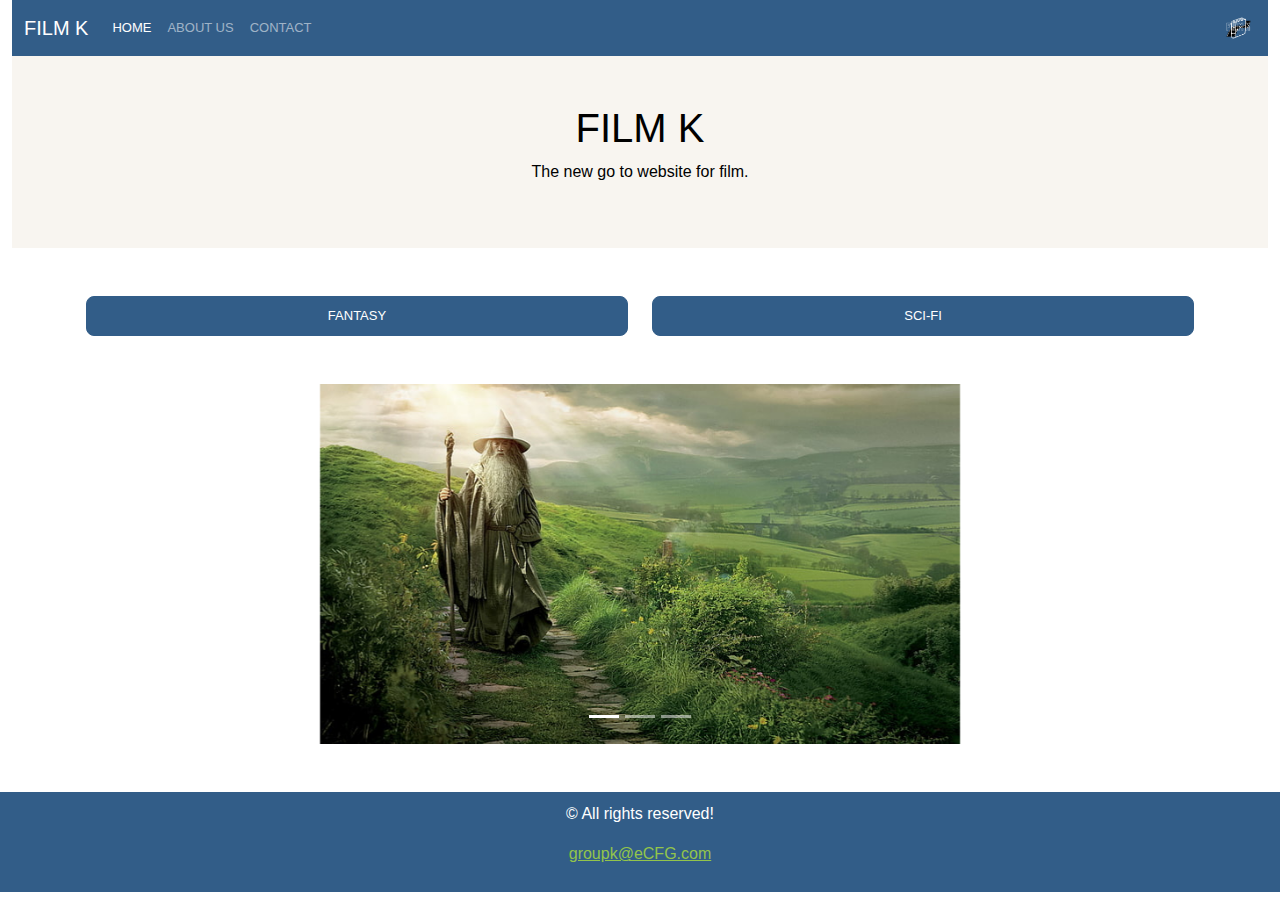
<file: index.html>
<!doctype html>
<html lang="en">

<head>
  <meta charset="utf-8">
  <meta name="viewport" content="width=device-width, initial-scale=1">
  <title>FILMK REVIEW WEBSITE</title>
  <link href="https://cdn.jsdelivr.net/npm/bootstrap@5.3.0-alpha3/dist/css/bootstrap.min.css" rel="stylesheet"
    integrity="sha384-KK94CHFLLe+nY2dmCWGMq91rCGa5gtU4mk92HdvYe+M/SXH301p5ILy+dN9+nJOZ" crossorigin="anonymous">
  <link rel="stylesheet" href="bootstrap.min.css">
  <link rel="stylesheet" href="style.css">
  <!-- JAVASCRIPT-->
  <script src="https://cdn.jsdelivr.net/npm/bootstrap@5.3.0-alpha3/dist/js/bootstrap.bundle.min.js"
    integrity="sha384-ENjdO4Dr2bkBIFxQpeoTz1HIcje39Wm4jDKdf19U8gI4ddQ3GYNS7NTKfAdVQSZe"
    crossorigin="anonymous"></script>
</head>

<body>
  <div class="container-fluid">
    <!------------------------------------------------------------------ NAVBAR MENU ------------------------------------------------------------->
    <nav class="navbar navbar-expand-lg navbar-dark bg-primary">
      <div class="container-fluid">
        <a class="navbar-brand" href="index.html">FILM K</a>
        <button class="navbar-toggler" type="button" data-bs-toggle="collapse" data-bs-target="#navbarColor01"
          aria-controls="navbarColor01" aria-expanded="false" aria-label="Toggle navigation">
          <span class="navbar-toggler-icon"></span>
        </button>
        <div class="collapse navbar-collapse" id="navbarColor01">
          <ul class="navbar-nav me-auto">
            <li class="nav-item">
              <a class="nav-link active" href="index.html">Home
                <span class="visually-hidden">(current)</span>
              </a>
            </li>
            <li class="nav-item">
              <a class="nav-link" href="about.html">About Us</a>
            </li>
            <li class="nav-item">
              <a class="nav-link" href="contactus.html">Contact</a>
            </li>
          </ul>
          <img src="logo.png" class="d-flex" width="3%">
        </div>
      </div>
    </nav>


    <!--------------INTRO------------------->
    <div class="container-fluid p-5 bg-light text-black text-center">
      <h1>FILM K</h1>
      <p>The new go to website for film.</p>
    </div>

    <!--------------COLUMNS------------------->
    <div class="container mt-5">
      <div class="row">
        <div class="col-sm-6">
          <div class="d-grid gap-2">
            <button onclick="window.location.href = 'fantasy.html';" class="btn btn-lg btn-primary"
              type="button">FANTASY</button>
          </div>
        </div>
        <div class="col-sm-6">
          <div class="d-grid gap-2">
            <button onclick="window.location.href = 'sci-fi.html';" class="btn btn-lg btn-primary"
              type="button">SCI-FI</button>
          </div>
        </div>
      </div>
    </div>
  </div>
  <br>
  <!-- CAROUSEL WITH PICTURES -->
  <div id="demo" class="carousel slide" data-bs-ride="carousel">

    <!-- Indicators/dots -->
    <div class="carousel-indicators">
      <button type="button" data-bs-target="#demo" data-bs-slide-to="0" class="active"></button>
      <button type="button" data-bs-target="#demo" data-bs-slide-to="1"></button>
      <button type="button" data-bs-target="#demo" data-bs-slide-to="2"></button>
    </div>
    <br>
    <!-- The slideshow/carousel -->
    <div class="carousel-inner">
      <div class="carousel-item active">
        <div class="d-flex justify-content-center">
          <img src="landscape2.jpg" alt="Picture movie 2" class="d-block w-50">
        </div>
      </div>
      <div class="carousel-item">
        <div class="d-flex justify-content-center">
          <img src="landscape1.jpg" alt="Picture movie 1" class="d-block w-50">
        </div>
      </div>
      <div class="carousel-item">
        <div class="d-flex justify-content-center">
          <img src="landscape3.jpg" alt="Picture movie 3" class="d-block w-50">
        </div>
      </div>
    </div>

    <!-- Left and right controls/icons -->
    <button class="carousel-control-prev" type="button" data-bs-target="#demo" data-bs-slide="prev">
      <span class="carousel-control-prev-icon"></span>
    </button>
    <button class="carousel-control-next" type="button" data-bs-target="#demo" data-bs-slide="next">
      <span class="carousel-control-next-icon"></span>
    </button>
  </div>

  <br>
  <br>
  <!-- FOOTER-->
  <footer class="bg-primary">
    <p> &copy; All rights reserved!</p>
    <p><a href="mailto:groupk@eCFG.com">groupk@eCFG.com</a></p>
  </footer>
  </div>


</body>

</html>
</file>
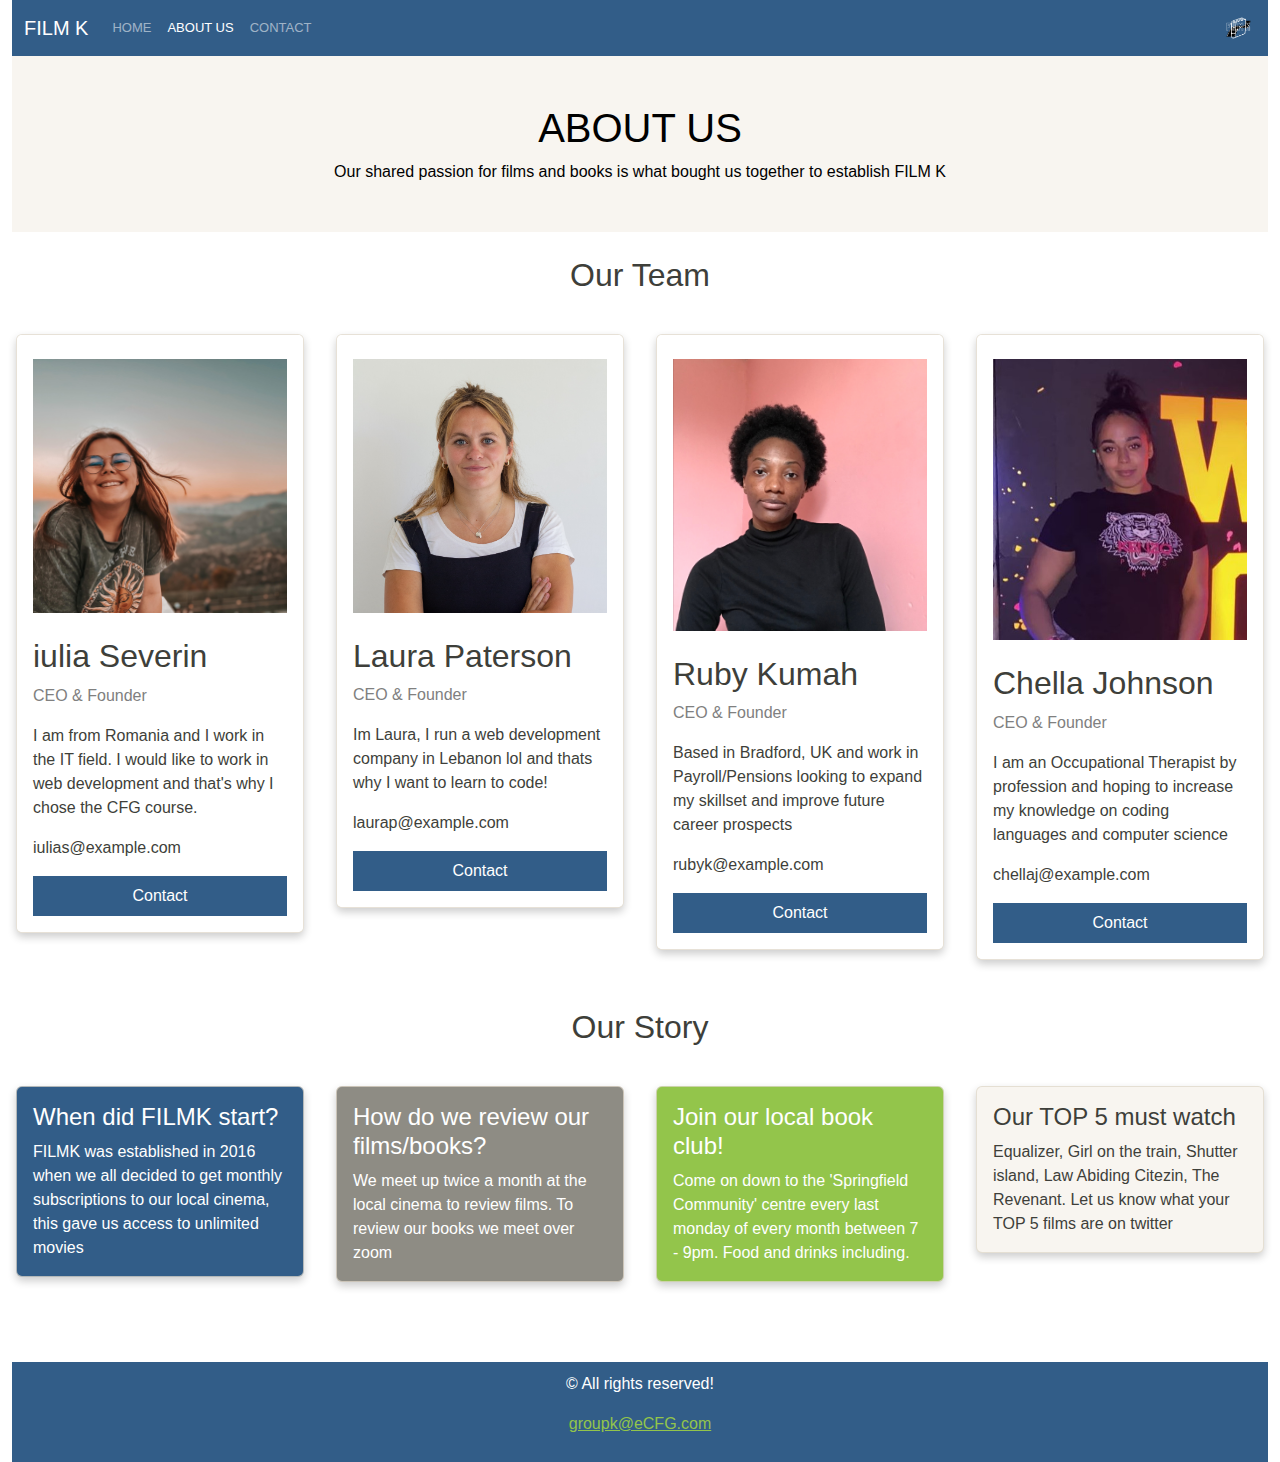
<file: about.html>
<!doctype html>
<html lang="en">

<head>
  <meta charset="utf-8">
  <meta name="viewport" content="width=device-width, initial-scale=1">
  <title>FILMK REVIEW WEBSITE</title>
  <link href="https://cdn.jsdelivr.net/npm/bootstrap@5.3.0-alpha3/dist/css/bootstrap.min.css" rel="stylesheet"
    integrity="sha384-KK94CHFLLe+nY2dmCWGMq91rCGa5gtU4mk92HdvYe+M/SXH301p5ILy+dN9+nJOZ" crossorigin="anonymous">
  <link rel="stylesheet" href="bootstrap.min.css">
  <link rel="stylesheet" href="style.css">
</head>

<body>

  <div class="container-fluid">
    <!------------------------------------------------------------------ NAVBAR MENU ------------------------------------------------------------->
    <nav class="navbar navbar-expand-lg navbar-dark bg-primary">
      <div class="container-fluid">
        <a class="navbar-brand" href="index.html">FILM K</a>
        <button class="navbar-toggler" type="button" data-bs-toggle="collapse" data-bs-target="#navbarColor01"
          aria-controls="navbarColor01" aria-expanded="false" aria-label="Toggle navigation">
          <span class="navbar-toggler-icon"></span>
        </button>
        <div class="collapse navbar-collapse" id="navbarColor01">
          <ul class="navbar-nav me-auto">
            <li class="nav-item">
              <a class="nav-link " href="index.html">Home
              </a>
            </li>
            <li class="nav-item">
              <a class="nav-link active" href="about.html">About Us</a>
              <span class="visually-hidden">(current)</span>
            </li>
            <li class="nav-item">
              <a class="nav-link" href="contactus.html">Contact</a>
            </li>
          </ul>
          <img src="logo.png" class="d-flex" width="3%">
        </div>
      </div>
    </nav>
    <!--------------------------------------------------------------- ADD YOUR CODE HERE -------------------------------------------->


    <!-- I saw some cool example for the Form here: https://bootswatch.com/sandstone/ or here:  https://www.w3schools.com/howto/howto_css_contact_form.asp
      This could be pretty cool for about us part : https://www.w3schools.com/howto/howto_css_about_page.asp
  -->

    <!-- I saw some cool examples here for Cards: https://bootswatch.com/sandstone/ 
    (the container is already build and it looks quite nice 
    - you can create the 3 columns and add for example a CARD on each column) 
  - we could also add the trailer via a youtube video directly on the page https://www.w3schools.com/html/html_youtube.asp
  -->
    <!-- UNCOMMENT THIS EXAMPLE TO SEE WHAT I MEAN -->

    <!------------------------------------------------------------------------------------------------------------------------------>

    <body>

      <div class="container-fluid p-5 bg-light text-black text-center">
        <h1>ABOUT US</h1>
        <p1>Our shared passion for films and books is what bought us together to establish FILM K</p1>

      </div>
      <br>

      <h2 style="text-align:center">Our Team</h2>

      <br>

      <div class="row">
        <div class="column">
          <div class="card">
            <div class="container">
              <br>
              <img src="iulia.jpg" alt="iulia" style="width:100%">
              <br>
              <br>
              <h2>iulia Severin</h2>
              <p class="title">CEO & Founder</p>
              <p>I am from Romania and I work in the IT field. I would like to work in web development and that's why I
                chose the CFG course.</p>
              <p>iulias@example.com</p>
              <p><a href="mailto:hege@example.com"><button class="button">Contact</button></a></p>

            </div>
          </div>
        </div>

        <div class="column">
          <div class="card">
            <div class="container">
              <br>
              <img src="laura.jpg" alt="Laura" style="width:100%">
              <br>
              <br>
              <h2>Laura Paterson</h2>
              <p class="title">CEO & Founder</p>
              <p>Im Laura, I run a web development company in Lebanon lol and thats why I want to learn to code!</p>
              <p>laurap@example.com</p>
              <p><a href="mailto:hege@example.com"><button class="button">Contact</button></a></p>

            </div>
          </div>
        </div>

        <div class="column">
          <div class="card">
            <div class="container">
              <br>
              <img src="RubyKumah.jpg" alt="Ruby" style="width:100%">
              <br>
              <br>
              <h2>Ruby Kumah</h2>
              <p class="title">CEO & Founder</p>
              <p>Based in Bradford, UK and work in Payroll/Pensions looking to expand my skillset and improve future
                career prospects</p>
              <p>rubyk@example.com</p>
              <p><a href="mailto:hege@example.com"><button class="button">Contact</button></a></p>

            </div>
          </div>
        </div>

        <div class="column">
          <div class="card">
            <div class="container">
              <br>
              <img src="chellaj.JPG" alt="Chella" style="width:100%">
              <br>
              <br>
              <h2>Chella Johnson</h2>
              <p class="title">CEO & Founder</p>
              <p>I am an Occupational Therapist by profession and hoping to increase my knowledge on coding languages
                and computer science</p>
              <p>chellaj@example.com</p>
              <p><a href="mailto:hege@example.com"><button class="button">Contact</button></a></p>


            </div>
          </div>
        </div>
      </div>


      <br>

      <h2 style="text-align:center">Our Story</h2>

      <br>

      <div class="row">
        <div class="column">
          <div class="card text-white bg-primary mb-3" style="max-width: 20rem;">
            <div class="card-body">
              <h4 class="card-title">When did FILMK start?</h4>
              <p class="card-text">FILMK was established in 2016 when we all decided to get monthly subscriptions to our
                local cinema, this gave us access to unlimited movies</p>
            </div>
          </div>
        </div>

        <div class="column">
          <div class="card text-white bg-secondary mb-3" style="max-width: 20rem;">
            <div class="card-body">
              <h4 class="card-title">How do we review our films/books?</h4>
              <p class="card-text">We meet up twice a month at the local cinema to review films. To review our books we
                meet over zoom</p>
            </div>
          </div>
        </div>

        <div class="column">
          <div class="card text-white bg-success mb-3" style="max-width: 20rem;">
            <div class="card-body">
              <h4 class="card-title">Join our local book club!</h4>
              <p class="card-text">Come on down to the 'Springfield Community' centre every last monday of every month
                between 7 - 9pm. Food and drinks including.</p>
            </div>
          </div>
        </div>

        <div class="column">
          <div class="card bg-light mb-3" style="max-width: 20rem;">
            <div class="card-body">
              <h4 class="card-title">Our TOP 5 must watch</h4>
              <p class="card-text">Equalizer, Girl on the train, Shutter island, Law Abiding Citezin, The Revenant. Let
                us know what your TOP 5 films are on twitter</p>
            </div>
          </div>
        </div>







      </div>

      <br>
      <br>

      <!--------------------------------------------------------------- FOOTER -------------------------------------------------------->
      <footer class="bg-primary">
        <p> &copy; All rights reserved!</p>
        <p><a href="mailto:groupk@eCFG.com">groupk@eCFG.com</a></p>
      </footer>

      <!--------------------------------------------------------------- JAVASCRIPT ----------------------------------------------------->
      <script src="https://cdn.jsdelivr.net/npm/bootstrap@5.3.0-alpha3/dist/js/bootstrap.bundle.min.js"
        integrity="sha384-ENjdO4Dr2bkBIFxQpeoTz1HIcje39Wm4jDKdf19U8gI4ddQ3GYNS7NTKfAdVQSZe"
        crossorigin="anonymous"></script>
    </body>

</html>
</file>
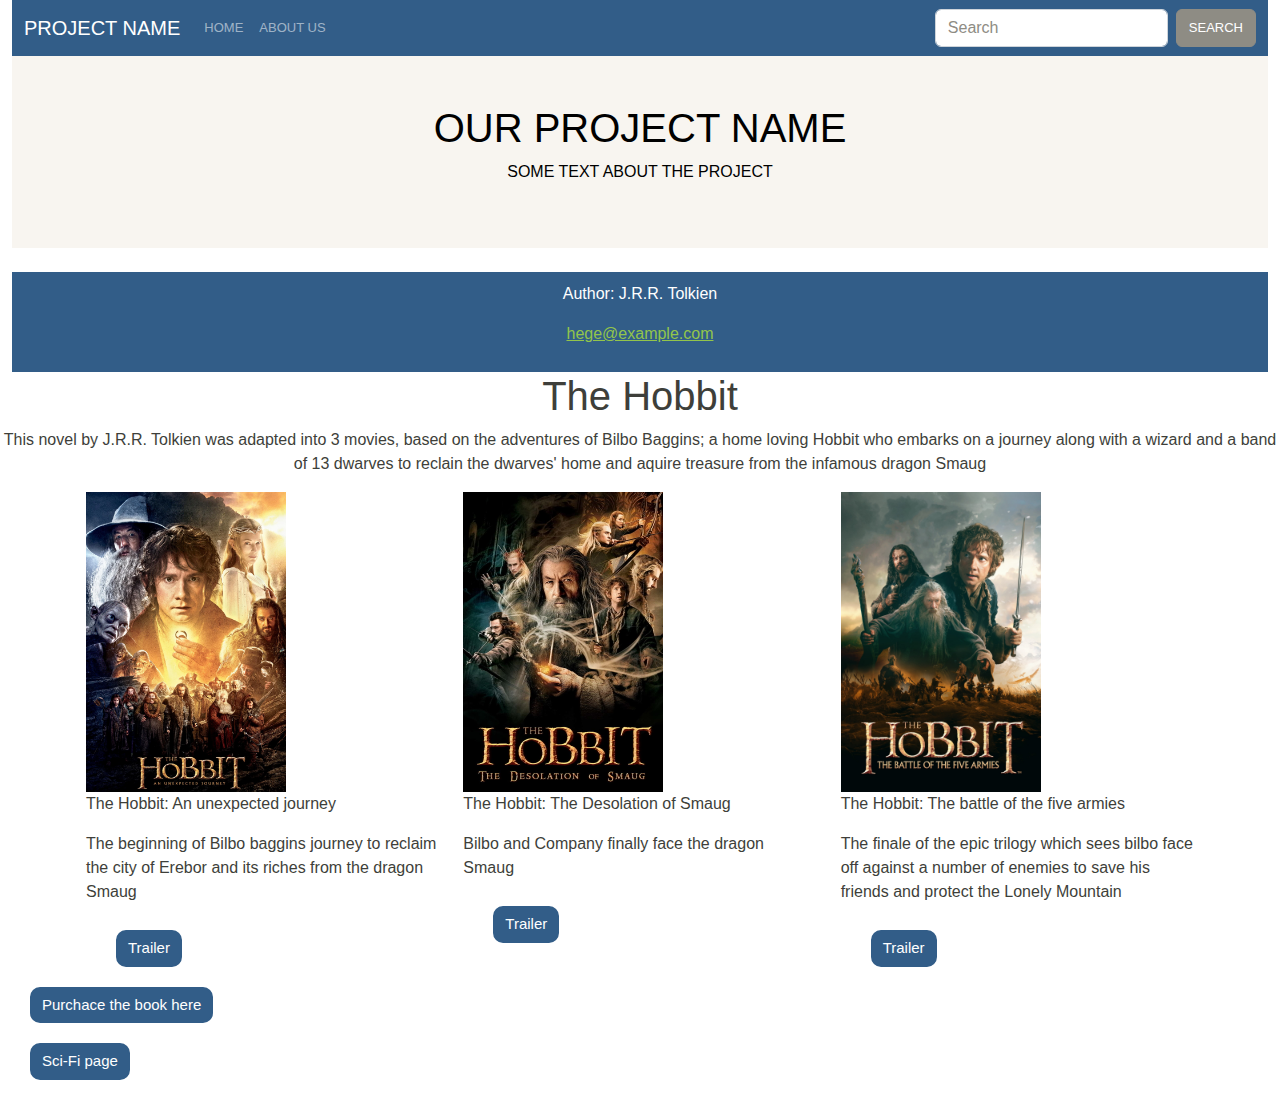
<file: comedy.html>
<!doctype html>
<html lang="en">

<head>
  <meta charset="utf-8">
  <meta name="viewport" content="width=device-width, initial-scale=1">
  <title>PROJECT NAME?</title>
  <link href="https://cdn.jsdelivr.net/npm/bootstrap@5.3.0-alpha3/dist/css/bootstrap.min.css" rel="stylesheet"
    integrity="sha384-KK94CHFLLe+nY2dmCWGMq91rCGa5gtU4mk92HdvYe+M/SXH301p5ILy+dN9+nJOZ" crossorigin="anonymous">
  <link rel="stylesheet" href="bootstrap.min.css">
  <link rel="stylesheet" href="style.css">
  <link rel="stylesheet" href="styling.css">
    <link href="https://cdn.jsdelivr.net/npm/bootstrap@5.3.0-alpha3/dist/css/bootstrap.min.css" rel="stylesheet" integrity="sha384-KK94CHFLLe+nY2dmCWGMq91rCGa5gtU4mk92HdvYe+M/SXH301p5ILy+dN9+nJOZ" crossorigin="anonymous">
<script src="https://cdn.jsdelivr.net/npm/bootstrap@5.3.0-alpha3/dist/js/bootstrap.bundle.min.js" integrity="sha384-ENjdO4Dr2bkBIFxQpeoTz1HIcje39Wm4jDKdf19U8gI4ddQ3GYNS7NTKfAdVQSZe" crossorigin="anonymous"></script>
<link rel="stylesheet" href="styling.css">
<link href="https://cdn.jsdelivr.net/npm/bootstrap@5.3.0-alpha3/dist/css/bootstrap.min.css" rel="stylesheet" integrity="sha384-KK94CHFLLe+nY2dmCWGMq91rCGa5gtU4mk92HdvYe+M/SXH301p5ILy+dN9+nJOZ" crossorigin="anonymous">

</head>

<body>

  <div class="container-fluid">
    <!--------------------------------------------------------------- NAVBAR MENU ------------------------------------------------------>
    <nav class="navbar navbar-expand-lg navbar-dark bg-primary">
      <div class="container-fluid">
        <a class="navbar-brand" href="#">PROJECT NAME</a>
        <button class="navbar-toggler" type="button" data-bs-toggle="collapse" data-bs-target="#navbarColor01"
          aria-controls="navbarColor01" aria-expanded="false" aria-label="Toggle navigation">
          <span class="navbar-toggler-icon"></span>
        </button>
        <div class="collapse navbar-collapse" id="navbarColor01">
          <ul class="navbar-nav me-auto">
            <li class="nav-item">
              <a class="nav-link" href="index.html">Home

              </a>
            </li>
            <li class="nav-item">
              <a class="nav-link" href="about.html">About Us</a>
            </li>
          </ul>
          <form class="d-flex">
            <input class="form-control me-sm-2" type="search" placeholder="Search">
            <button class="btn btn-secondary my-2 my-sm-0" type="submit">Search</button>
          </form>
        </div>
      </div>
    </nav>

    <!--------------------------------------------------------------- INTRO -------------------------------------------------------->
    <div class="container-fluid p-5 bg-light text-black text-center">
      <h1>OUR PROJECT NAME</h1>
      <p>SOME TEXT ABOUT THE PROJECT</p>
    </div>
    <!--------------------------------------------------------------- ADD YOUR CODE HERE -------------------------------------------->


      <!-- I saw some cool examples here for Cards: https://bootswatch.com/sandstone/ 
    (the container is already build and it looks quite nice 
    - you can create the 3 columns and add for example a CARD on each column) 

  - we could also add the trailer via a youtube video directly on the page https://www.w3schools.com/html/html_youtube.asp
  -->
      <!-- UNCOMMENT THIS EXAMPLE TO SEE WHAT I MEAN

      <div class="container mt-5">
        <div class="row">
          <div class="col-sm-4">
            <div class="d-grid gap-2">
              <div class="card mb-3">
                <h3 class="card-header">Movie/BOOK namer</h3>
                <div class="card-body">
                  <h5 class="card-title">Movie/BOOK name</h5>
                  <h6 class="card-subtitle text-muted">some info</h6>
                </div>
                <svg xmlns="http://www.w3.org/2000/svg" class="d-block user-select-none" width="100%" height="200" aria-label="Placeholder: Image cap" focusable="false" role="img" preserveAspectRatio="xMidYMid slice" viewBox="0 0 318 180" style="font-size:1.125rem;text-anchor:middle">
                  <rect width="100%" height="100%" fill="#868e96"></rect>
                  <text x="50%" y="50%" fill="#dee2e6" dy=".3em">Image cap</text>
                </svg>
                <div class="card-body">
                  <p class="card-text">Some quick example text to build on the card title and make up the bulk of the card's content.</p>
                </div>
                <div class="card-body">
                  <a href="#" class="card-link">LINK FOR TRAILER</a>
                  <a href="#" class="card-link">LINK TO BUY</a>
                </div>
              </div>
              
            </div>
          </div>
          <div class="col-sm-4">
            <div class="d-grid gap-2">
              <div class="card border-dark mb-3" style="max-width: 20rem;">
                <div class="card-header">Header</div>
                <div class="card-body">
                  <h4 class="card-title">Dark card title</h4>
                  <p class="card-text">Some quick example text to build on the card title and make up the bulk of the card's content.</p>
                </div>
              </div>
            </div>
          </div>
          <div class="col-sm-4">
            <div class="d-grid gap-2">
              <button onclick="window.location.href = 'comedy.html';" class="btn btn-lg btn-primary" type="button">ANOTHER
                CATEG</button>
            </div>
          </div>
        </div>
      </div>

  -->


    <!------------------------------------------------------------------------------------------------------------------------------>

    <br>
    <!--------------------------------------------------------------- FOOTER -------------------------------------------------------->
    <footer class="bg-primary">
      <p>Author: J.R.R. Tolkien</p>
      <p><a href="mailto:hege@example.com">hege@example.com</a></p>
    </footer>
  </div>
  <!--------------------------------------------------------------- JAVASCRIPT ----------------------------------------------------->
  <script src="https://cdn.jsdelivr.net/npm/bootstrap@5.3.0-alpha3/dist/js/bootstrap.bundle.min.js"
    integrity="sha384-ENjdO4Dr2bkBIFxQpeoTz1HIcje39Wm4jDKdf19U8gI4ddQ3GYNS7NTKfAdVQSZe"
    crossorigin="anonymous"></script>

    <div class="jumbotron text-center">
      <h1>The Hobbit</h1>
      <p>This novel by J.R.R. Tolkien was adapted into 3 movies, based on the adventures of Bilbo Baggins; a home loving Hobbit who embarks on a journey along with a wizard and a band of 13 dwarves to reclain the dwarves' home and aquire treasure from the infamous dragon Smaug</p>
    </div>
    
    <div class="container">
      <div class="row">
        <div class="col-sm-4">
          <img src=hobbit1.webp alt="The Hobbit 1" width="200">
          <p>The Hobbit: An unexpected journey</p>
          <p>The beginning of Bilbo baggins journey to reclaim the city of Erebor and its riches from the dragon Smaug</p>
          <a href="https://www.youtube.com/watch?v=G0k3kHtyoqc" target="_blank"><button class="GFG">
            Trailer
        </button></a>
        </div>
        <div class="col-sm-4">
          <img src=hobbit2.jpg alt="The Hobbbit 2" width="200">
          <p>The Hobbit: The Desolation of Smaug</p>
          <p>Bilbo and Company finally face the dragon Smaug</p>
          <a href="https://www.youtube.com/watch?v=fnaojlfdUbs" target="_blank"><button class="GFG">
            Trailer
        </button></a>
        </div>
        <div class="col-sm-4">
          <img src=hobbit3.jpg alt="The Hobbit 3" width="200">
          <p>The Hobbit: The battle of the five armies</p>
          <p>The finale of the epic trilogy which sees bilbo face off against a number of enemies to save his friends and protect the Lonely Mountain</p>
          <a href="https://www.youtube.com/watch?v=iVAgTiBrrDA" target="_blank"><button class="GFG">
            Trailer
        </button></a>
        </div>
      </div>
    </div>

    <a href="https://www.waterstones.com/book/the-hobbit/j-r-r-tolkien/9780008627782" target="_blank"> <button class="GFG">
      Purchace the book here
  </button></a>

  <p>
<a href="sci-fi.html"> <button class="GFG">Sci-Fi page</button></a>
</p>
    
</body>

</html>
</file>
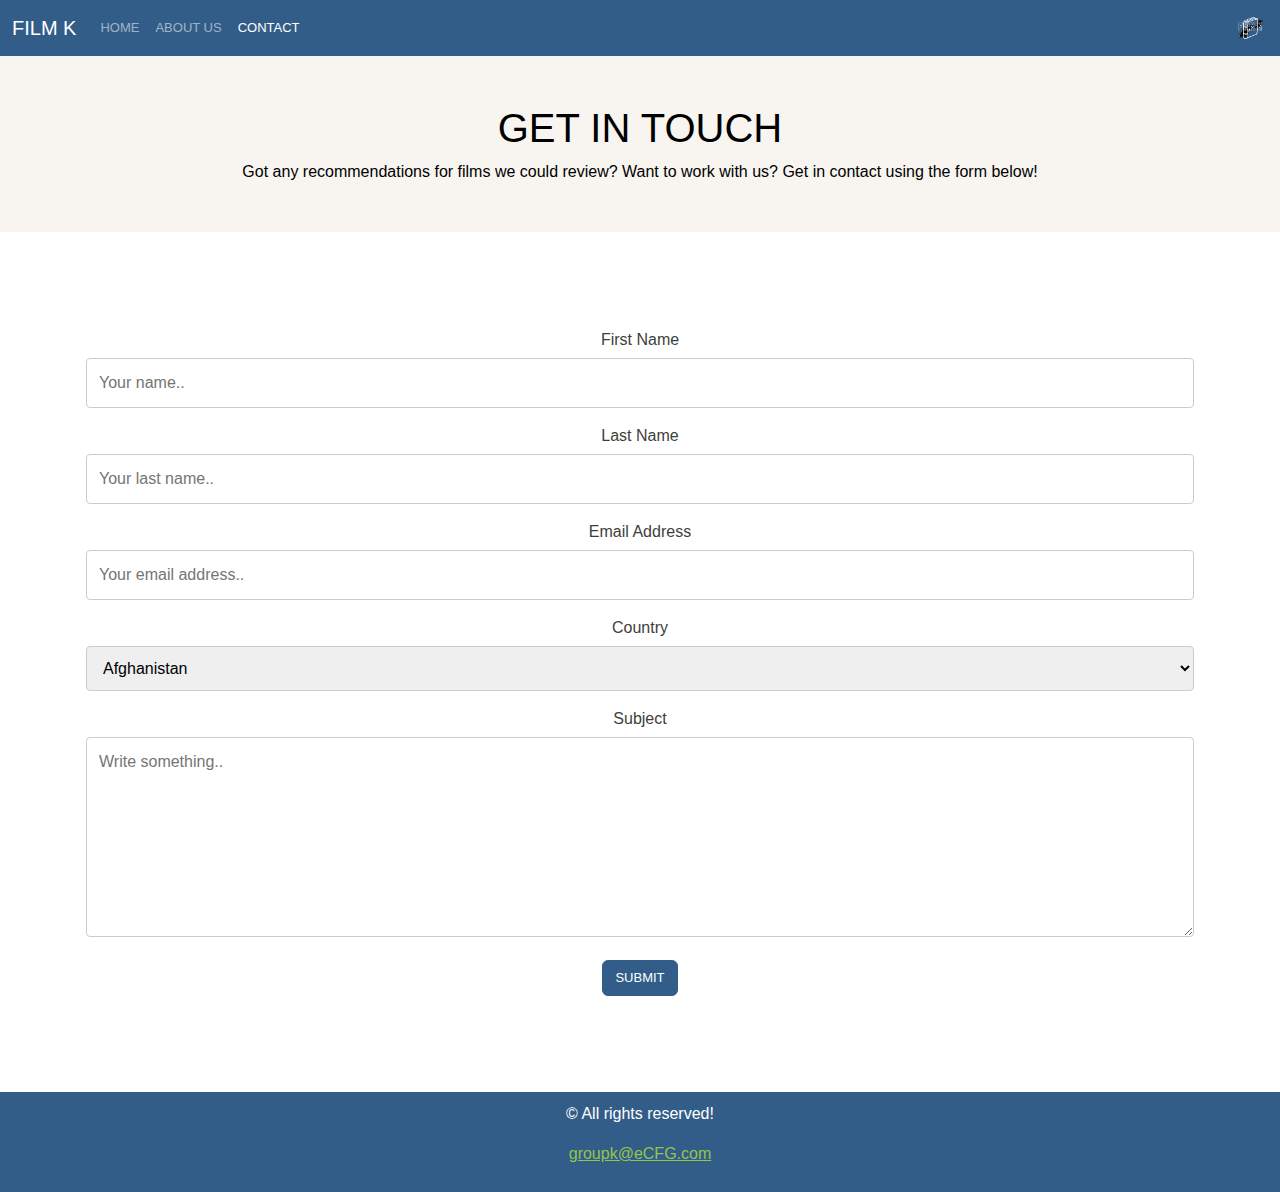
<file: contactus.html>
<!DOCTYPE html>
<html lang="en">

<head>
  <meta charset="utf-8">
  <meta name="viewport" content="width=device-width, initial-scale=1">
  <title>FILMK REVIEW WEBSITE</title>
  <link href="https://cdn.jsdelivr.net/npm/bootstrap@5.3.0-alpha3/dist/css/bootstrap.min.css" rel="stylesheet"
    integrity="sha384-KK94CHFLLe+nY2dmCWGMq91rCGa5gtU4mk92HdvYe+M/SXH301p5ILy+dN9+nJOZ" crossorigin="anonymous">
  <link rel="stylesheet" href="bootstrap.min.css">
  <link rel="stylesheet" href="style.css">
  <link rel="stylesheet" href="contactus.html">
</head>

<body>
  <!--------------------------------------------------------------- NAVBAR MENU ------------------------------------------------------>
  <nav class="navbar navbar-expand-lg navbar-dark bg-primary">
    <div class="container-fluid">
      <a class="navbar-brand" href="index.html">FILM K</a>
      <button class="navbar-toggler" type="button" data-bs-toggle="collapse" data-bs-target="#navbarColor01"
        aria-controls="navbarColor01" aria-expanded="false" aria-label="Toggle navigation">
        <span class="navbar-toggler-icon"></span>
      </button>
      <div class="collapse navbar-collapse" id="navbarColor01">
        <ul class="navbar-nav me-auto">
          <li class="nav-item">
            <a class="nav-link " href="index.html">Home

            </a>
          </li>
          <li class="nav-item">
            <a class="nav-link" href="about.html">About Us</a>
          </li>
          <li class="nav-item">
            <a class="nav-link active" href="contactus.html">Contact</a>
            <span class="visually-hidden">(current)</span>
          </li>
        </ul>
        <img src="logo.png" class="d-flex" width="3%">
      </div>
    </div>
  </nav>

  <!--------------------------------------------------------------- Contact Us form Code ------------------------------------------------------>
  <div class="container-fluid p-5 bg-light text-black text-center">
    <h1>GET IN TOUCH</h1>
    <p1>Got any recommendations for films we could review? Want to work with us? Get in contact using the form below!
    </p1>
  </div>
  <br>
  <br>
  <br>




  <div class="container">
    <form action="submit.html">

      <br>

      <label for="fname">First Name</label>
      <input type="text" id="fname" name="firstname" placeholder="Your name..">

      <label for="lname">Last Name</label>
      <input type="text" id="lname" name="lastname" placeholder="Your last name..">

      <label for="email">Email Address</label>
      <input type="text" id="email" name="email address" placeholder="Your email address..">

      <label for="country">Country</label>
      <select id="country" name="country">
        <option value="AF">Afghanistan</option>
        <option value="AX">Aland Islands</option>
        <option value="AL">Albania</option>
        <option value="DZ">Algeria</option>
        <option value="AS">American Samoa</option>
        <option value="AD">Andorra</option>
        <option value="AO">Angola</option>
        <option value="AI">Anguilla</option>
        <option value="AQ">Antarctica</option>
        <option value="AG">Antigua and Barbuda</option>
        <option value="AR">Argentina</option>
        <option value="AM">Armenia</option>
        <option value="AW">Aruba</option>
        <option value="AU">Australia</option>
        <option value="AT">Austria</option>
        <option value="AZ">Azerbaijan</option>
        <option value="BS">Bahamas</option>
        <option value="BH">Bahrain</option>
        <option value="BD">Bangladesh</option>
        <option value="BB">Barbados</option>
        <option value="BY">Belarus</option>
        <option value="BE">Belgium</option>
        <option value="BZ">Belize</option>
        <option value="BJ">Benin</option>
        <option value="BM">Bermuda</option>
        <option value="BT">Bhutan</option>
        <option value="BO">Bolivia</option>
        <option value="BQ">Bonaire, Sint Eustatius and Saba</option>
        <option value="BA">Bosnia and Herzegovina</option>
        <option value="BW">Botswana</option>
        <option value="BV">Bouvet Island</option>
        <option value="BR">Brazil</option>
        <option value="IO">British Indian Ocean Territory</option>
        <option value="BN">Brunei Darussalam</option>
        <option value="BG">Bulgaria</option>
        <option value="BF">Burkina Faso</option>
        <option value="BI">Burundi</option>
        <option value="KH">Cambodia</option>
        <option value="CM">Cameroon</option>
        <option value="CA">Canada</option>
        <option value="CV">Cape Verde</option>
        <option value="KY">Cayman Islands</option>
        <option value="CF">Central African Republic</option>
        <option value="TD">Chad</option>
        <option value="CL">Chile</option>
        <option value="CN">China</option>
        <option value="CX">Christmas Island</option>
        <option value="CC">Cocos (Keeling) Islands</option>
        <option value="CO">Colombia</option>
        <option value="KM">Comoros</option>
        <option value="CG">Congo</option>
        <option value="CD">Congo, Democratic Republic of the Congo</option>
        <option value="CK">Cook Islands</option>
        <option value="CR">Costa Rica</option>
        <option value="CI">Cote D'Ivoire</option>
        <option value="HR">Croatia</option>
        <option value="CU">Cuba</option>
        <option value="CW">Curacao</option>
        <option value="CY">Cyprus</option>
        <option value="CZ">Czech Republic</option>
        <option value="DK">Denmark</option>
        <option value="DJ">Djibouti</option>
        <option value="DM">Dominica</option>
        <option value="DO">Dominican Republic</option>
        <option value="EC">Ecuador</option>
        <option value="EG">Egypt</option>
        <option value="SV">El Salvador</option>
        <option value="GQ">Equatorial Guinea</option>
        <option value="ER">Eritrea</option>
        <option value="EE">Estonia</option>
        <option value="ET">Ethiopia</option>
        <option value="FK">Falkland Islands (Malvinas)</option>
        <option value="FO">Faroe Islands</option>
        <option value="FJ">Fiji</option>
        <option value="FI">Finland</option>
        <option value="FR">France</option>
        <option value="GF">French Guiana</option>
        <option value="PF">French Polynesia</option>
        <option value="TF">French Southern Territories</option>
        <option value="GA">Gabon</option>
        <option value="GM">Gambia</option>
        <option value="GE">Georgia</option>
        <option value="DE">Germany</option>
        <option value="GH">Ghana</option>
        <option value="GI">Gibraltar</option>
        <option value="GR">Greece</option>
        <option value="GL">Greenland</option>
        <option value="GD">Grenada</option>
        <option value="GP">Guadeloupe</option>
        <option value="GU">Guam</option>
        <option value="GT">Guatemala</option>
        <option value="GG">Guernsey</option>
        <option value="GN">Guinea</option>
        <option value="GW">Guinea-Bissau</option>
        <option value="GY">Guyana</option>
        <option value="HT">Haiti</option>
        <option value="HM">Heard Island and Mcdonald Islands</option>
        <option value="VA">Holy See (Vatican City State)</option>
        <option value="HN">Honduras</option>
        <option value="HK">Hong Kong</option>
        <option value="HU">Hungary</option>
        <option value="IS">Iceland</option>
        <option value="IN">India</option>
        <option value="ID">Indonesia</option>
        <option value="IR">Iran, Islamic Republic of</option>
        <option value="IQ">Iraq</option>
        <option value="IE">Ireland</option>
        <option value="IM">Isle of Man</option>
        <option value="IL">Israel</option>
        <option value="IT">Italy</option>
        <option value="JM">Jamaica</option>
        <option value="JP">Japan</option>
        <option value="JE">Jersey</option>
        <option value="JO">Jordan</option>
        <option value="KZ">Kazakhstan</option>
        <option value="KE">Kenya</option>
        <option value="KI">Kiribati</option>
        <option value="KP">Korea, Democratic People's Republic of</option>
        <option value="KR">Korea, Republic of</option>
        <option value="XK">Kosovo</option>
        <option value="KW">Kuwait</option>
        <option value="KG">Kyrgyzstan</option>
        <option value="LA">Lao People's Democratic Republic</option>
        <option value="LV">Latvia</option>
        <option value="LB">Lebanon</option>
        <option value="LS">Lesotho</option>
        <option value="LR">Liberia</option>
        <option value="LY">Libyan Arab Jamahiriya</option>
        <option value="LI">Liechtenstein</option>
        <option value="LT">Lithuania</option>
        <option value="LU">Luxembourg</option>
        <option value="MO">Macao</option>
        <option value="MK">Macedonia, the Former Yugoslav Republic of</option>
        <option value="MG">Madagascar</option>
        <option value="MW">Malawi</option>
        <option value="MY">Malaysia</option>
        <option value="MV">Maldives</option>
        <option value="ML">Mali</option>
        <option value="MT">Malta</option>
        <option value="MH">Marshall Islands</option>
        <option value="MQ">Martinique</option>
        <option value="MR">Mauritania</option>
        <option value="MU">Mauritius</option>
        <option value="YT">Mayotte</option>
        <option value="MX">Mexico</option>
        <option value="FM">Micronesia, Federated States of</option>
        <option value="MD">Moldova, Republic of</option>
        <option value="MC">Monaco</option>
        <option value="MN">Mongolia</option>
        <option value="ME">Montenegro</option>
        <option value="MS">Montserrat</option>
        <option value="MA">Morocco</option>
        <option value="MZ">Mozambique</option>
        <option value="MM">Myanmar</option>
        <option value="NA">Namibia</option>
        <option value="NR">Nauru</option>
        <option value="NP">Nepal</option>
        <option value="NL">Netherlands</option>
        <option value="AN">Netherlands Antilles</option>
        <option value="NC">New Caledonia</option>
        <option value="NZ">New Zealand</option>
        <option value="NI">Nicaragua</option>
        <option value="NE">Niger</option>
        <option value="NG">Nigeria</option>
        <option value="NU">Niue</option>
        <option value="NF">Norfolk Island</option>
        <option value="MP">Northern Mariana Islands</option>
        <option value="NO">Norway</option>
        <option value="OM">Oman</option>
        <option value="PK">Pakistan</option>
        <option value="PW">Palau</option>
        <option value="PS">Palestinian Territory, Occupied</option>
        <option value="PA">Panama</option>
        <option value="PG">Papua New Guinea</option>
        <option value="PY">Paraguay</option>
        <option value="PE">Peru</option>
        <option value="PH">Philippines</option>
        <option value="PN">Pitcairn</option>
        <option value="PL">Poland</option>
        <option value="PT">Portugal</option>
        <option value="PR">Puerto Rico</option>
        <option value="QA">Qatar</option>
        <option value="RE">Reunion</option>
        <option value="RO">Romania</option>
        <option value="RU">Russian Federation</option>
        <option value="RW">Rwanda</option>
        <option value="BL">Saint Barthelemy</option>
        <option value="SH">Saint Helena</option>
        <option value="KN">Saint Kitts and Nevis</option>
        <option value="LC">Saint Lucia</option>
        <option value="MF">Saint Martin</option>
        <option value="PM">Saint Pierre and Miquelon</option>
        <option value="VC">Saint Vincent and the Grenadines</option>
        <option value="WS">Samoa</option>
        <option value="SM">San Marino</option>
        <option value="ST">Sao Tome and Principe</option>
        <option value="SA">Saudi Arabia</option>
        <option value="SN">Senegal</option>
        <option value="RS">Serbia</option>
        <option value="CS">Serbia and Montenegro</option>
        <option value="SC">Seychelles</option>
        <option value="SL">Sierra Leone</option>
        <option value="SG">Singapore</option>
        <option value="SX">Sint Maarten</option>
        <option value="SK">Slovakia</option>
        <option value="SI">Slovenia</option>
        <option value="SB">Solomon Islands</option>
        <option value="SO">Somalia</option>
        <option value="ZA">South Africa</option>
        <option value="GS">South Georgia and the South Sandwich Islands</option>
        <option value="SS">South Sudan</option>
        <option value="ES">Spain</option>
        <option value="LK">Sri Lanka</option>
        <option value="SD">Sudan</option>
        <option value="SR">Suriname</option>
        <option value="SJ">Svalbard and Jan Mayen</option>
        <option value="SZ">Swaziland</option>
        <option value="SE">Sweden</option>
        <option value="CH">Switzerland</option>
        <option value="SY">Syrian Arab Republic</option>
        <option value="TW">Taiwan, Province of China</option>
        <option value="TJ">Tajikistan</option>
        <option value="TZ">Tanzania, United Republic of</option>
        <option value="TH">Thailand</option>
        <option value="TL">Timor-Leste</option>
        <option value="TG">Togo</option>
        <option value="TK">Tokelau</option>
        <option value="TO">Tonga</option>
        <option value="TT">Trinidad and Tobago</option>
        <option value="TN">Tunisia</option>
        <option value="TR">Turkey</option>
        <option value="TM">Turkmenistan</option>
        <option value="TC">Turks and Caicos Islands</option>
        <option value="TV">Tuvalu</option>
        <option value="UG">Uganda</option>
        <option value="UA">Ukraine</option>
        <option value="AE">United Arab Emirates</option>
        <option value="GB">United Kingdom</option>
        <option value="US">United States</option>
        <option value="UM">United States Minor Outlying Islands</option>
        <option value="UY">Uruguay</option>
        <option value="UZ">Uzbekistan</option>
        <option value="VU">Vanuatu</option>
        <option value="VE">Venezuela</option>
        <option value="VN">Viet Nam</option>
        <option value="VG">Virgin Islands, British</option>
        <option value="VI">Virgin Islands, U.s.</option>
        <option value="WF">Wallis and Futuna</option>
        <option value="EH">Western Sahara</option>
        <option value="YE">Yemen</option>
        <option value="ZM">Zambia</option>
        <option value="ZW">Zimbabwe</option>
      </select>

      <label for="subject">Subject</label>

      <textarea id="subject" name="subject" placeholder="Write something.." style="height:200px"></textarea>

      <button class="btn btn-primary">
        Submit
      </button>

    </form>

    <br>
  </div>
</body>

<br>
<br>
<br>

<footer class="bg-primary">
  <p> &copy; All rights reserved!</p>
  <p><a href="mailto:groupk@eCFG.com">groupk@eCFG.com</a></p>
</footer>


</html>
</file>
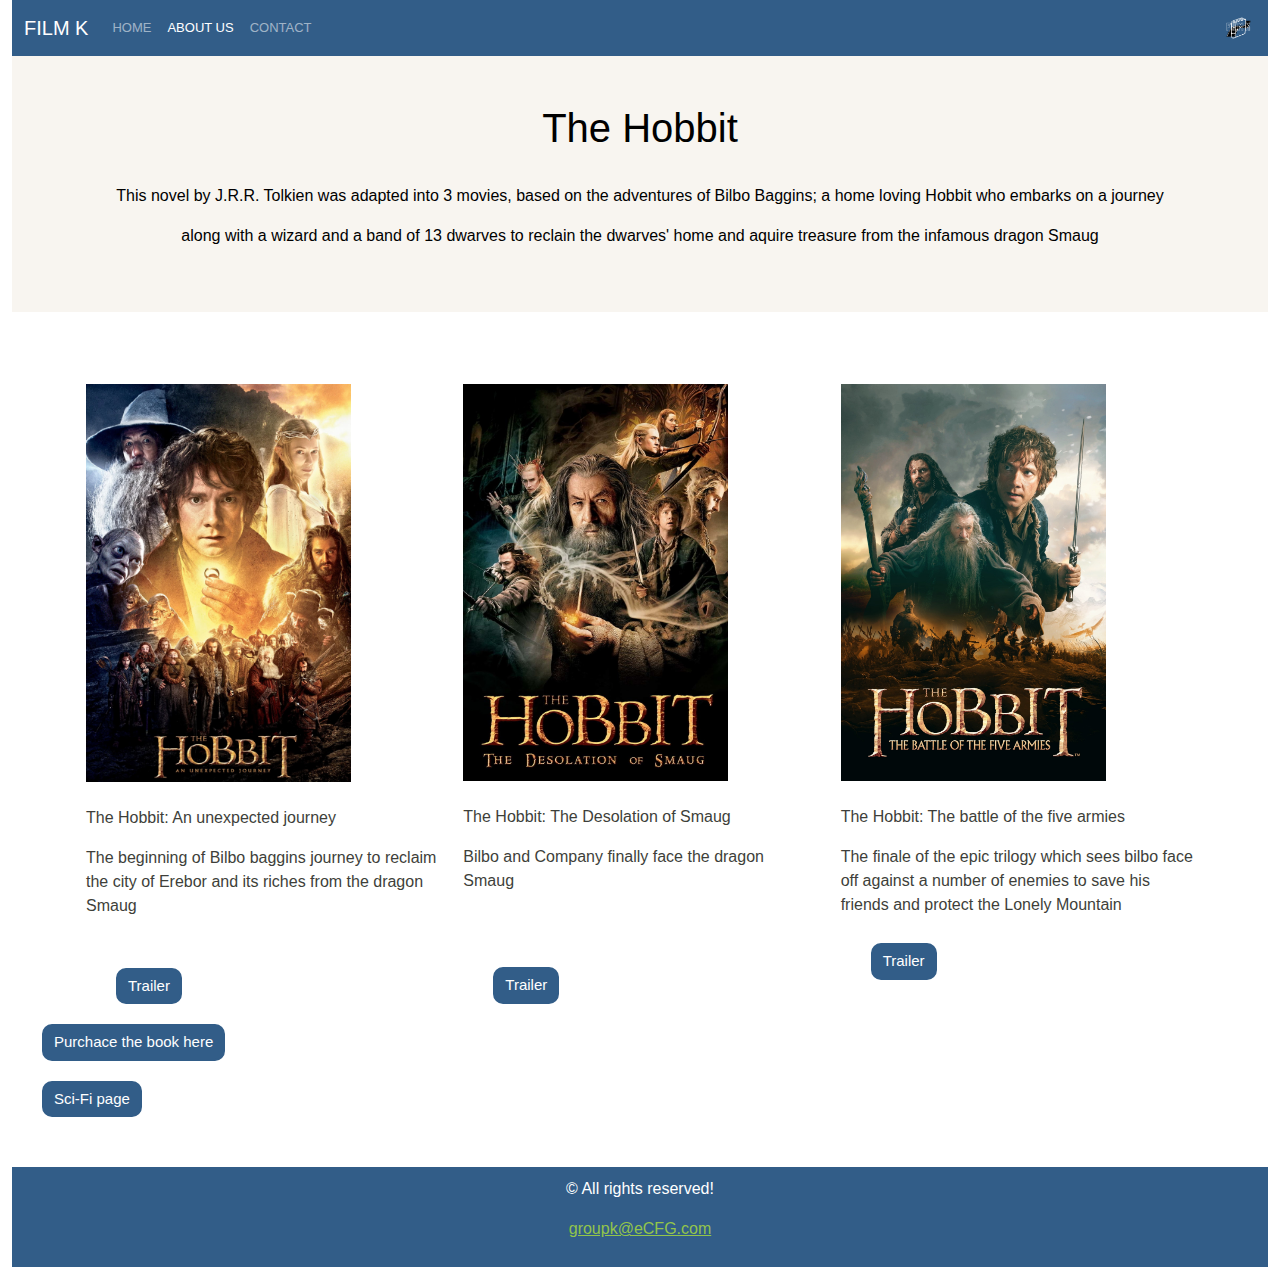
<file: fantasy.html>
<!doctype html>
<html lang="en">

<head>
  <meta charset="utf-8">
  <meta name="viewport" content="width=device-width, initial-scale=1">
  <title>FILMK REVIEW WEBSITE</title>
  <link href="https://cdn.jsdelivr.net/npm/bootstrap@5.3.0-alpha3/dist/css/bootstrap.min.css" rel="stylesheet"
    integrity="sha384-KK94CHFLLe+nY2dmCWGMq91rCGa5gtU4mk92HdvYe+M/SXH301p5ILy+dN9+nJOZ" crossorigin="anonymous">
  <link rel="stylesheet" href="bootstrap.min.css">
  <link rel="stylesheet" href="style.css">
  <link rel="stylesheet" href="styling.css">
  <!-- JAVASCRIPT-->
  <script src="https://cdn.jsdelivr.net/npm/bootstrap@5.3.0-alpha3/dist/js/bootstrap.bundle.min.js"
    integrity="sha384-ENjdO4Dr2bkBIFxQpeoTz1HIcje39Wm4jDKdf19U8gI4ddQ3GYNS7NTKfAdVQSZe"
    crossorigin="anonymous"></script>
</head>

<body>
  <div class="container-fluid">
    <!------------------------------------------------------------------ NAVBAR MENU ------------------------------------------------------------->
    <nav class="navbar navbar-expand-lg navbar-dark bg-primary">
      <div class="container-fluid">
        <a class="navbar-brand" href="index.html">FILM K</a>
        <button class="navbar-toggler" type="button" data-bs-toggle="collapse" data-bs-target="#navbarColor01"
          aria-controls="navbarColor01" aria-expanded="false" aria-label="Toggle navigation">
          <span class="navbar-toggler-icon"></span>
        </button>
        <div class="collapse navbar-collapse" id="navbarColor01">
          <ul class="navbar-nav me-auto">
            <li class="nav-item">
              <a class="nav-link" href="index.html">Home

              </a>
            </li>
            <li class="nav-item">
              <a class="nav-link active" href="about.html">About Us
                <span class="visually-hidden">(current)</span>
              </a>

            </li>
            <li class="nav-item">
              <a class="nav-link" href="contactus.html">Contact</a>
            </li>
          </ul>
          <img src="logo.png" class="d-flex" width="3%">
        </div>
      </div>
    </nav>

    <!--------------INTRO------------------->
    <div class="container-fluid p-5 bg-light text-black text-center">
      <h1>The Hobbit</h1>
      <br>
      <p>This novel by J.R.R. Tolkien was adapted into 3 movies, based on the adventures of Bilbo Baggins;
        a home loving Hobbit who embarks on a journey</p>
      <p> along with a wizard and a band of 13 dwarves to reclain
        the dwarves' home and aquire treasure from the infamous dragon Smaug</p>
    </div>
    <br>
    <br>
    <br>
    <div class="container">
      <div class="row">
        <div class="col-sm-4">
          <img src=hobbit1.webp alt="The Hobbit 1" width="75%">
          <br>
          <br>
          <p>The Hobbit: An unexpected journey</p>
          <p>The beginning of Bilbo baggins journey to reclaim the city of Erebor and its riches from the dragon Smaug
          </p>
          <br>
          <a href="https://www.youtube.com/watch?v=G0k3kHtyoqc" target="_blank"><button class="GFG">
              Trailer
            </button></a>
        </div>
        <div class="col-sm-4">
          <img src=hobbit2.jpg alt="The Hobbbit 2" width="75%">
          <br>
          <br>
          <p>The Hobbit: The Desolation of Smaug</p>
          <p>Bilbo and Company finally face the dragon Smaug</p>
          <br><br>
          <a href="https://www.youtube.com/watch?v=fnaojlfdUbs" target="_blank"><button class="GFG">
              Trailer
            </button></a>
        </div>
        <div class="col-sm-4">
          <img src=hobbit3.jpg alt="The Hobbit 3" width="75%">
          <br>
          <br>
          <p>The Hobbit: The battle of the five armies</p>
          <p>The finale of the epic trilogy which sees bilbo face off against a number of enemies to save his friends
            and protect the Lonely Mountain</p>
          <a href="https://www.youtube.com/watch?v=iVAgTiBrrDA" target="_blank"><button class="GFG">
              Trailer
            </button></a>
        </div>
      </div>
    </div>


    <a href="https://www.waterstones.com/book/the-hobbit/j-r-r-tolkien/9780008627782" target="_blank"> <button
        class="GFG">
        Purchace the book here
      </button></a>

    <p>
      <a href="sci-fi.html"> <button class="GFG">Sci-Fi page</button></a>
    </p>


    <br>
    <!--------------------------------------------------------------- FOOTER -------------------------------------------------------->
    <footer class="bg-primary">
      <p> &copy; All rights reserved!</p>
      <p><a href="mailto:groupk@eCFG.com">groupk@eCFG.com</a></p>
    </footer>
  </div>
  <!--------------------------------------------------------------- JAVASCRIPT ----------------------------------------------------->
  <script src="https://cdn.jsdelivr.net/npm/bootstrap@5.3.0-alpha3/dist/js/bootstrap.bundle.min.js"
    integrity="sha384-ENjdO4Dr2bkBIFxQpeoTz1HIcje39Wm4jDKdf19U8gI4ddQ3GYNS7NTKfAdVQSZe"
    crossorigin="anonymous"></script>

</body>

</html>
</file>
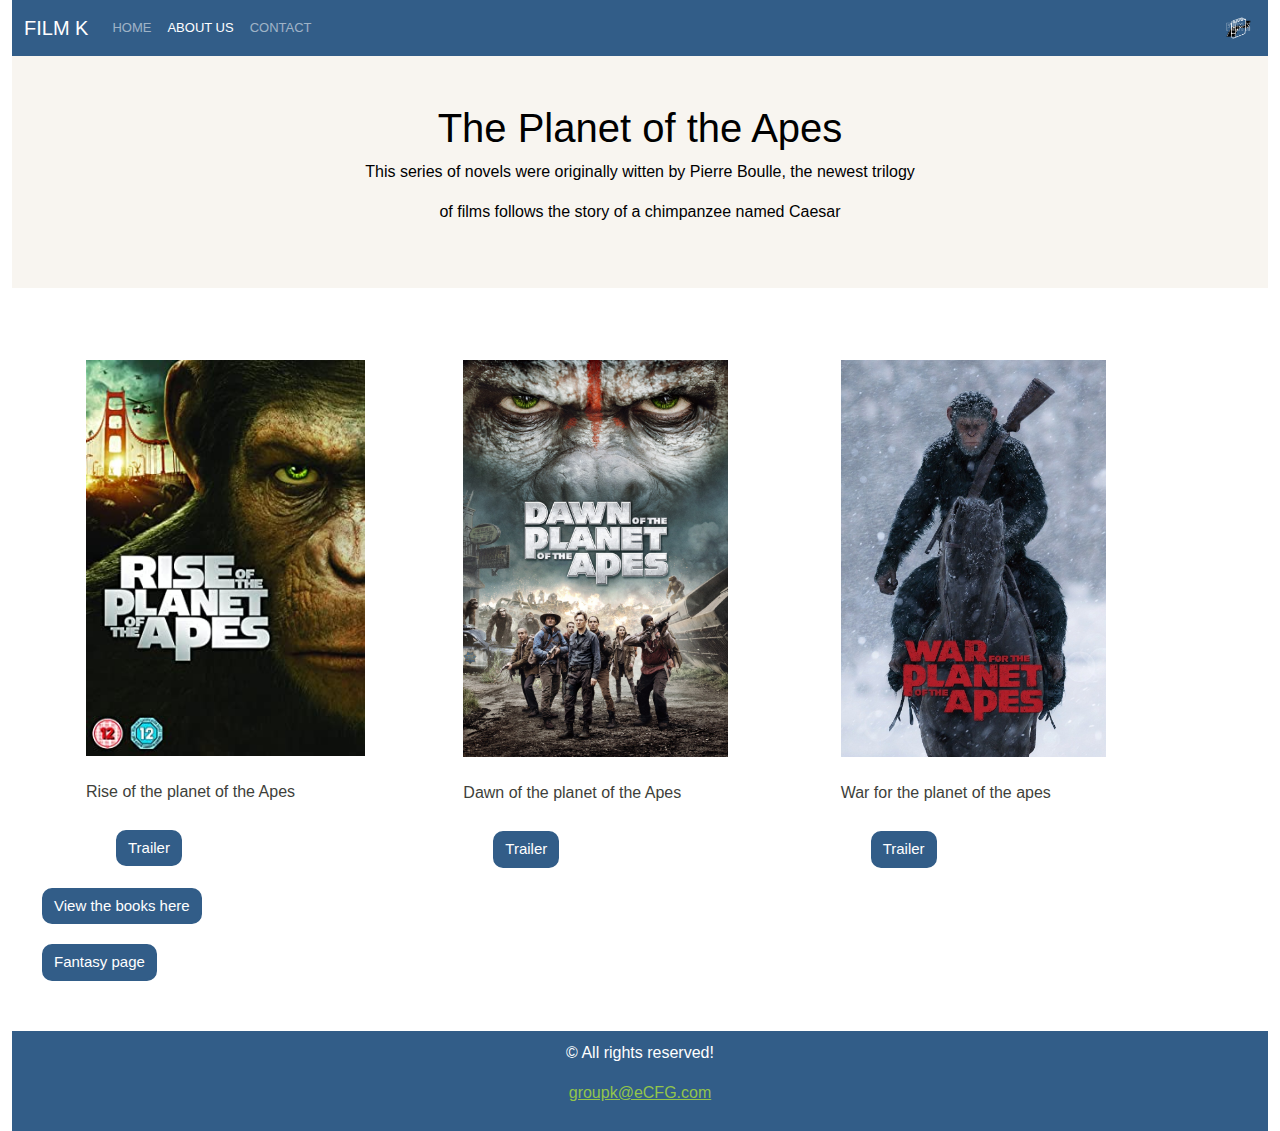
<file: sci-fi.html>
<!doctype html>
<html lang="en">

<head>
  <meta charset="utf-8">
  <meta name="viewport" content="width=device-width, initial-scale=1">
  <title>FILMK REVIEW WEBSITE</title>
  <link href="https://cdn.jsdelivr.net/npm/bootstrap@5.3.0-alpha3/dist/css/bootstrap.min.css" rel="stylesheet"
    integrity="sha384-KK94CHFLLe+nY2dmCWGMq91rCGa5gtU4mk92HdvYe+M/SXH301p5ILy+dN9+nJOZ" crossorigin="anonymous">
  <link rel="stylesheet" href="bootstrap.min.css">
  <link rel="stylesheet" href="style.css">
  <link rel="stylesheet" href="styling.css">
  <!-- JAVASCRIPT-->
  <script src="https://cdn.jsdelivr.net/npm/bootstrap@5.3.0-alpha3/dist/js/bootstrap.bundle.min.js"
    integrity="sha384-ENjdO4Dr2bkBIFxQpeoTz1HIcje39Wm4jDKdf19U8gI4ddQ3GYNS7NTKfAdVQSZe"
    crossorigin="anonymous"></script>
</head>

<body>
  <div class="container-fluid">
    <!------------------------------------------------------------------ NAVBAR MENU ------------------------------------------------------------->
    <nav class="navbar navbar-expand-lg navbar-dark bg-primary">
      <div class="container-fluid">
        <a class="navbar-brand" href="index.html">FILM K</a>
        <button class="navbar-toggler" type="button" data-bs-toggle="collapse" data-bs-target="#navbarColor01"
          aria-controls="navbarColor01" aria-expanded="false" aria-label="Toggle navigation">
          <span class="navbar-toggler-icon"></span>
        </button>
        <div class="collapse navbar-collapse" id="navbarColor01">
          <ul class="navbar-nav me-auto">
            <li class="nav-item">
              <a class="nav-link" href="index.html">Home

              </a>
            </li>
            <li class="nav-item">
              <a class="nav-link active" href="about.html">About Us
                <span class="visually-hidden">(current)</span>
              </a>
            </li>
            <li class="nav-item">
              <a class="nav-link" href="contactus.html">Contact</a>
            </li>
          </ul>
          <img src="logo.png" class="d-flex" width="3%">
        </div>
      </div>
    </nav>

    <!--------------INTRO------------------->
    <div class="container-fluid p-5 bg-light text-black text-center">
      <h1>The Planet of the Apes</h1>
      <p>This series of novels were originally witten by Pierre Boulle, the newest trilogy </p>
      <p> of films follows the story of a chimpanzee named Caesar</p>
    </div>


    <br>
    <br>
    <br>

    <div class="container">
      <div class="row">
        <div class="col-sm-4">
          <img src=rise.jpg alt="" width="79%">
          <br>
          <br>
          <p>Rise of the planet of the Apes</p>
          <a href=https://www.youtube.com/watch?v=28Z_D9Grh18 target="_blank"><button class="GFG">
              Trailer
            </button></a>
        </div>
        <div class="col-sm-4">
          <img src=dawn.jpg alt="" width="75%">
          <br><br>
          <p>Dawn of the planet of the Apes</p>
          <a href=https://www.youtube.com/watch?v=DpSaTrW4leg target="_blank"><button class="GFG">
              Trailer
            </button></a>
        </div>
        <div class="col-sm-4">
          <img src=war.jpg alt="" width="75%">
          <br><br>
          <p>War for the planet of the apes</p>
          <a href=https://www.youtube.com/watch?v=JDcAlo8i2y8 target="_blank"><button class="GFG">
              Trailer
            </button></a>
        </div>
      </div>
    </div>

    <a href=https://www.waterstones.com/books/search/term/planet+of+the+apes target="_blank"> <button class="GFG">
        View the books here
      </button></a>

    <p>
      <a href="fantasy.html"> <button class="GFG">Fantasy page</button></a>
    </p>






    <br>
    <!--------------------------------------------------------------- FOOTER -------------------------------------------------------->
    <footer class="bg-primary">
      <p> &copy; All rights reserved!</p>
      <p><a href="mailto:groupk@eCFG.com">groupk@eCFG.com</a></p>
    </footer>
  </div>
  <!--------------------------------------------------------------- JAVASCRIPT ----------------------------------------------------->
  <script src="https://cdn.jsdelivr.net/npm/bootstrap@5.3.0-alpha3/dist/js/bootstrap.bundle.min.js"
    integrity="sha384-ENjdO4Dr2bkBIFxQpeoTz1HIcje39Wm4jDKdf19U8gI4ddQ3GYNS7NTKfAdVQSZe"
    crossorigin="anonymous"></script>

</body>

</html>
</file>
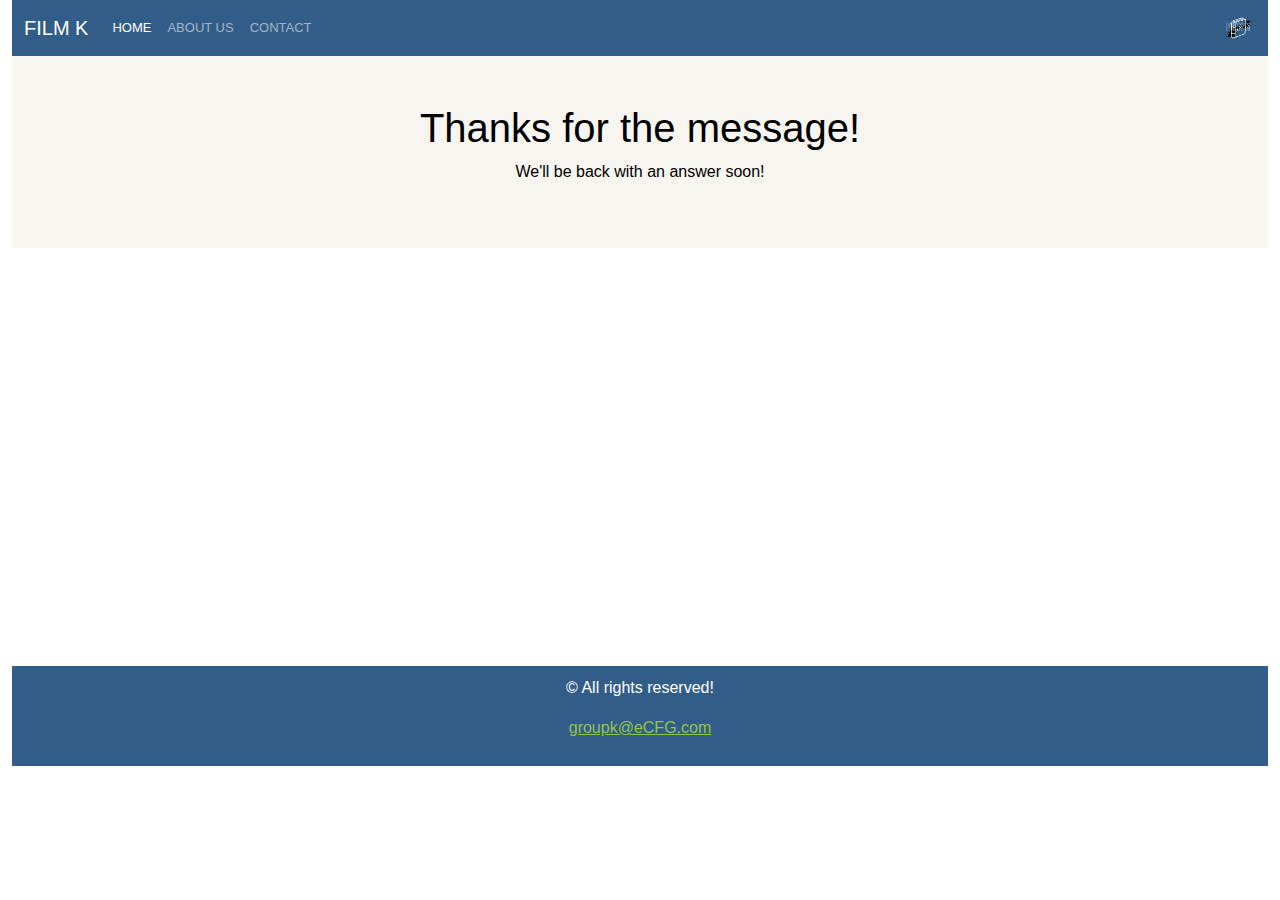
<file: submit.html>
<!doctype html>
<html lang="en">

<head>
  <meta charset="utf-8">
  <meta name="viewport" content="width=device-width, initial-scale=1">
  <title>FILMK REVIEW WEBSITE</title>
  <link href="https://cdn.jsdelivr.net/npm/bootstrap@5.3.0-alpha3/dist/css/bootstrap.min.css" rel="stylesheet"
    integrity="sha384-KK94CHFLLe+nY2dmCWGMq91rCGa5gtU4mk92HdvYe+M/SXH301p5ILy+dN9+nJOZ" crossorigin="anonymous">
  <link rel="stylesheet" href="bootstrap.min.css">
  <link rel="stylesheet" href="style.css">
  <!-- JAVASCRIPT-->
  <script src="https://cdn.jsdelivr.net/npm/bootstrap@5.3.0-alpha3/dist/js/bootstrap.bundle.min.js"
    integrity="sha384-ENjdO4Dr2bkBIFxQpeoTz1HIcje39Wm4jDKdf19U8gI4ddQ3GYNS7NTKfAdVQSZe"
    crossorigin="anonymous"></script>
</head>

<body>
  <div class="container-fluid">
    <!------------------------------------------------------------------ NAVBAR MENU ------------------------------------------------------------->
    <nav class="navbar navbar-expand-lg navbar-dark bg-primary">
      <div class="container-fluid">
        <a class="navbar-brand" href="index.html">FILM K</a>
        <button class="navbar-toggler" type="button" data-bs-toggle="collapse" data-bs-target="#navbarColor01"
          aria-controls="navbarColor01" aria-expanded="false" aria-label="Toggle navigation">
          <span class="navbar-toggler-icon"></span>
        </button>
        <div class="collapse navbar-collapse" id="navbarColor01">
          <ul class="navbar-nav me-auto">
            <li class="nav-item">
              <a class="nav-link active" href="index.html">Home
                <span class="visually-hidden">(current)</span>
              </a>
            </li>
            <li class="nav-item">
              <a class="nav-link" href="about.html">About Us</a>
            </li>
            <li class="nav-item">
              <a class="nav-link" href="contactus.html">Contact</a>
            </li>
          </ul>
          <img src="logo.png" class="d-flex" width="3%">
        </div>
      </div>
    </nav>


    <!--------------INTRO------------------->
    <div class="container-fluid p-5 bg-light text-black text-center">
      <h1>Thanks for the message!</h1>
      <p>We'll be back with an answer soon!</p>
    </div>
    <br>
    <br>
    <div align="center" ;>
      <iframe width="560" height="315" src="https://www.youtube.com/embed/4OOzMSvZnI4" title="YouTube video player"
        frameborder="0"
        allow="accelerometer; autoplay; clipboard-write; encrypted-media; gyroscope; picture-in-picture; web-share"
        allowfullscreen></iframe>
      </iframe>
    </div>
    <br>
    <br>
    <!-- FOOTER-->
    <footer class="bg-primary">
      <p> &copy; All rights reserved!</p>
      <p><a href="mailto:groupk@eCFG.com">groupk@eCFG.com</a></p>
    </footer>
  </div>


</body>

</html>
</file>
<file: style.css>
footer {
    text-align: center;
    padding: 10px;
    color: white;
  }
form {
    text-align: center;
  
  }
 
input[type=text], select, textarea {
  width: 100%; 
  padding: 12px; 
  border: 1px solid #ccc; 
  border-radius: 4px; 
  box-sizing: border-box; 
  margin-top: 6px; 
  margin-bottom: 16px; 
  resize: vertical 
}

input[type=submit] {
  background-color: #04AA6D;
  color: white;
  padding: 12px 20px;
  border: none;
  border-radius: 4px;
  cursor: pointer;
}


input[type=submit]:hover {
  background-color: #45a049;
}

.container {
  border-radius: 5px;
  background-color: white;
  padding: 20px;
}

body {
  font-family: Arial, Helvetica, sans-serif;
  margin: 0;
}

html {
  box-sizing: border-box;
}

*, *:before, *:after {
  box-sizing: inherit;
}

.column {
  float: left;
  width: 33.3%;
  margin-bottom: 16px;
  padding: 0 8px;
}

.card {
  box-shadow: 0 4px 8px 0 rgba(0, 0, 0, 0.2);
  margin: 8px;
}

.about-section {
  padding: 50px;
  text-align: center;
  background-color: #474e5d;
  color: white;
}

.container {
  padding: 0 16px;
}

.container::after, .row::after {
  content: "";
  clear: both;
  display: table;
}

.title {
  color: grey;
}

.button {
  border: none;
  outline: 0;
  display: inline-block;
  padding: 8px;
  color: white;
  background-color: #325d88;
  text-align: center;
  cursor: pointer;
  width: 100%;
}

.button:hover {
  background-color: #555;
}

@media screen and (max-width: 650px) {
  .column {
    width: 100%;
    display: block;
  }
}
.column {
  float: left;
  width: 25%;
}

.row:after {
  content: "";
  display: table;
  clear: both;
}
</file>
<file: styling.css>
.GFG {
  background-color: #325D88;
  border: 2px solid #325D88;
  color: white;
  padding: 5px 10px;
  text-align: center;
  display: inline-block;
  font-size: 15px;
  margin: 10px 30px;
  cursor: pointer;
  text-decoration:none;
  border-radius: 10px;
}
</file>
